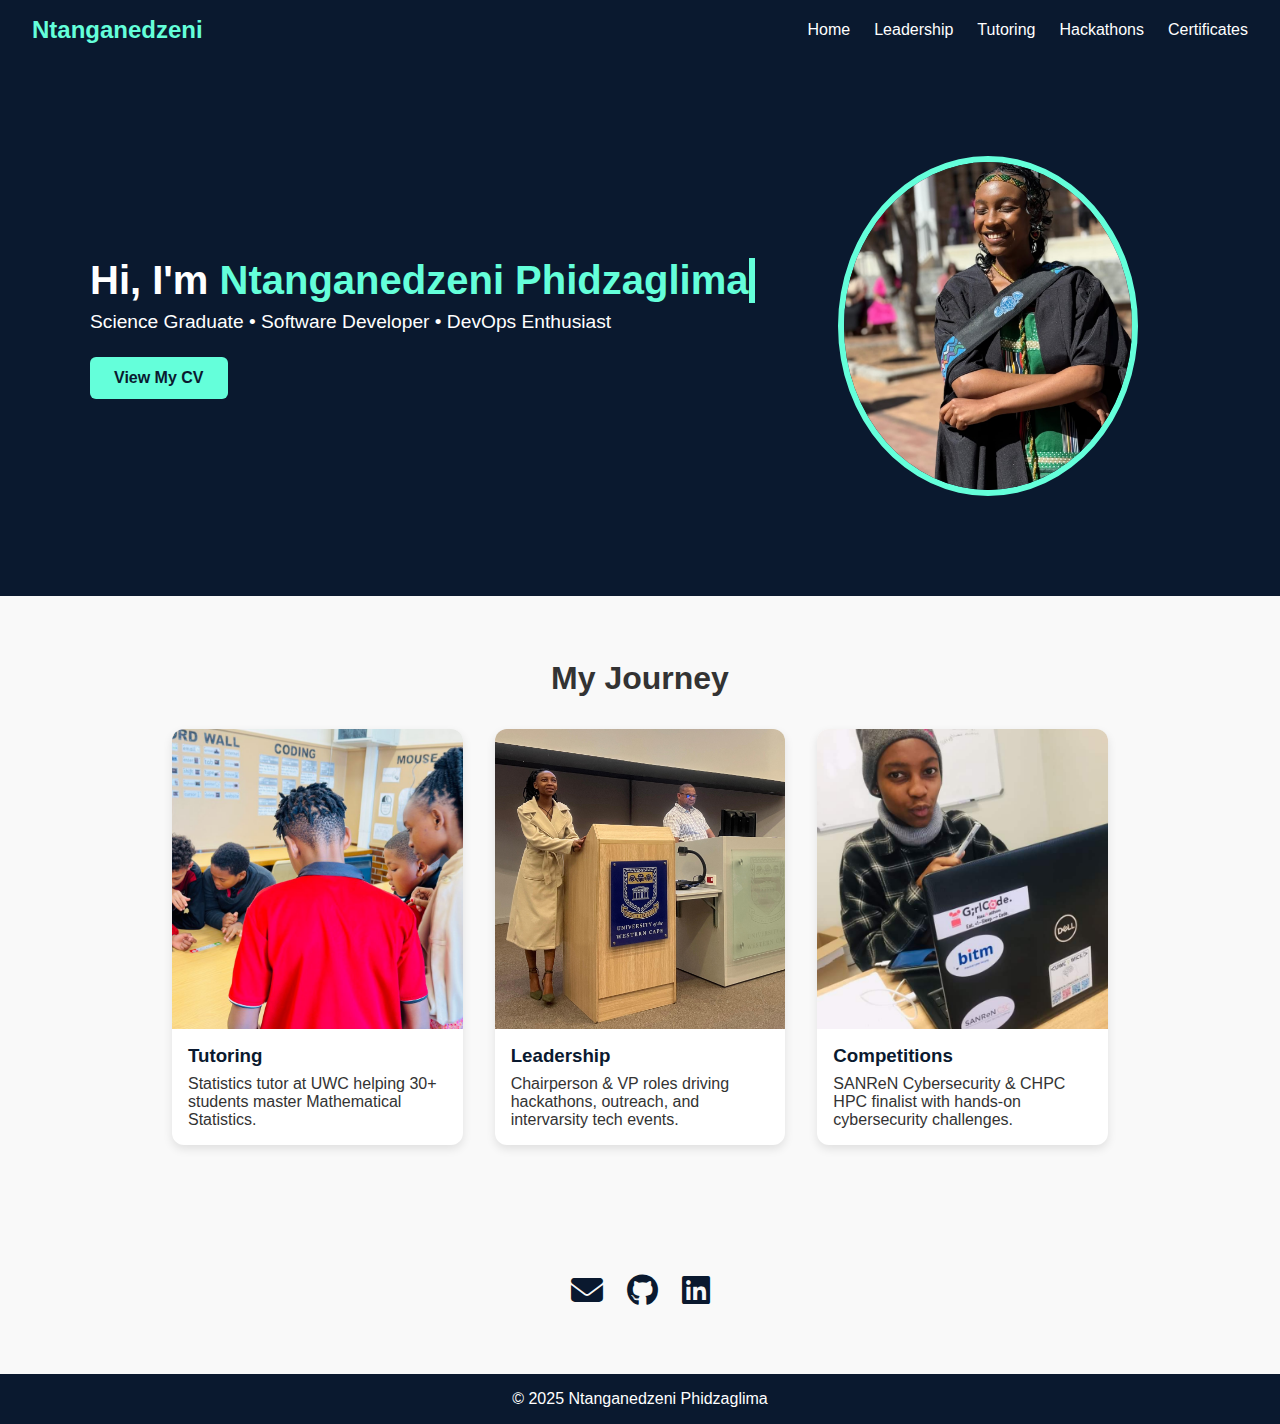
<file: index.html>
<!DOCTYPE html>
<html lang="en">
<head>
  <meta charset="UTF-8">
  <meta name="viewport" content="width=device-width, initial-scale=1.0">
  <title>Ntanganedzeni Phidzaglima | Portfolio</title>
  <link rel="stylesheet" href="style.css">
  <link rel="stylesheet" href="https://cdnjs.cloudflare.com/ajax/libs/font-awesome/6.5.0/css/all.min.css">

</head>
<body>
  <!-- ===== NAVBAR ===== -->
  <header>
    <nav class="navbar">
      <div class="logo">Ntanganedzeni</div>
      <ul class="nav-links">
        <li><a href="index.html">Home</a></li>
        <li><a href="leadership.html">Leadership</a></li>
        <li><a href="tutoring.html">Tutoring</a></li>
        <li><a href="competitions.html">Hackathons</a></li>
        <li><a href="certificate.html">Certificates</a></li>
      </ul>
    </nav>
  </header>

  <!-- ===== HOME ===== -->
<section id="home" class="hero">
  <div class="hero-container">
    <!-- LEFT: Text -->
    <div class="hero-text">
      <h1 class="typewriter">
        Hi, I'm <span class="accent">Ntanganedzeni Phidzaglima</span>
      </h1>
      <p class="subtitle">
        Science Graduate • Software Developer • DevOps Enthusiast
      </p>
      <a href="cv.html" class="btn-primary">View My CV</a>
    </div>
    <!-- RIGHT: Profile Photo -->
    <div class="hero-image">
      <img src="./Images/2.jpg" alt="Profile Picture" class="profile-pic">
    </div>
  </div>
</section>

<!-- ===== HIGHLIGHTS CARDS ===== -->
<section id="highlights" class="section highlights">
  <h2>My Journey</h2>
  <div class="card-row">
    <!-- Tutoring Card -->
    <a href="tutoring.html" class="highlight-card">
      <img src="./Images/tutoring.jpg" alt="Tutoring">
      <div class="card-content">
        <h3>Tutoring</h3>
        <p>Statistics tutor at UWC helping 30+ students master Mathematical Statistics.</p>
      </div>
    </a>

    <!-- Leadership Card -->
    <a href="leadership.html" class="highlight-card">
      <img src="./Images/uwc.jpg" alt="Leadership">
      <div class="card-content">
        <h3>Leadership</h3>
        <p>Chairperson & VP roles driving hackathons, outreach, and intervarsity tech events.</p>
      </div>
    </a>

    <!-- Competitions Card -->
    <a href="competitions.html" class="highlight-card">
      <img src="./Images/FB_IMG_1706382343543.jpg" alt="Competitions">
      <div class="card-content">
        <h3>Competitions</h3>
        <p>SANReN Cybersecurity & CHPC HPC finalist with hands-on cybersecurity challenges.</p>
      </div>
    </a>
  </div>
</section>

  <!-- ===== CONTACT ===== -->
  <section id="contact" class="section contact">
  <div class="contact-icons">
    <a href="mailto:phidzaglimantanganedzeni@gmail.com" target="_blank"><i class="fas fa-envelope"></i></a>
    <a href="https://github.com/Ntanganedzeni02" target="_blank"><i class="fab fa-github"></i></a>
    <a href="https://www.linkedin.com/in/ntanganedzeni-phidzaglima-216a36245/" target="_blank"><i class="fab fa-linkedin"></i></a>
  </div>
</section>


  <footer>
    <p>&copy; 2025 Ntanganedzeni Phidzaglima</p>
  </footer>

  <script src="script.js"></script>
</body>
</html>
</file>
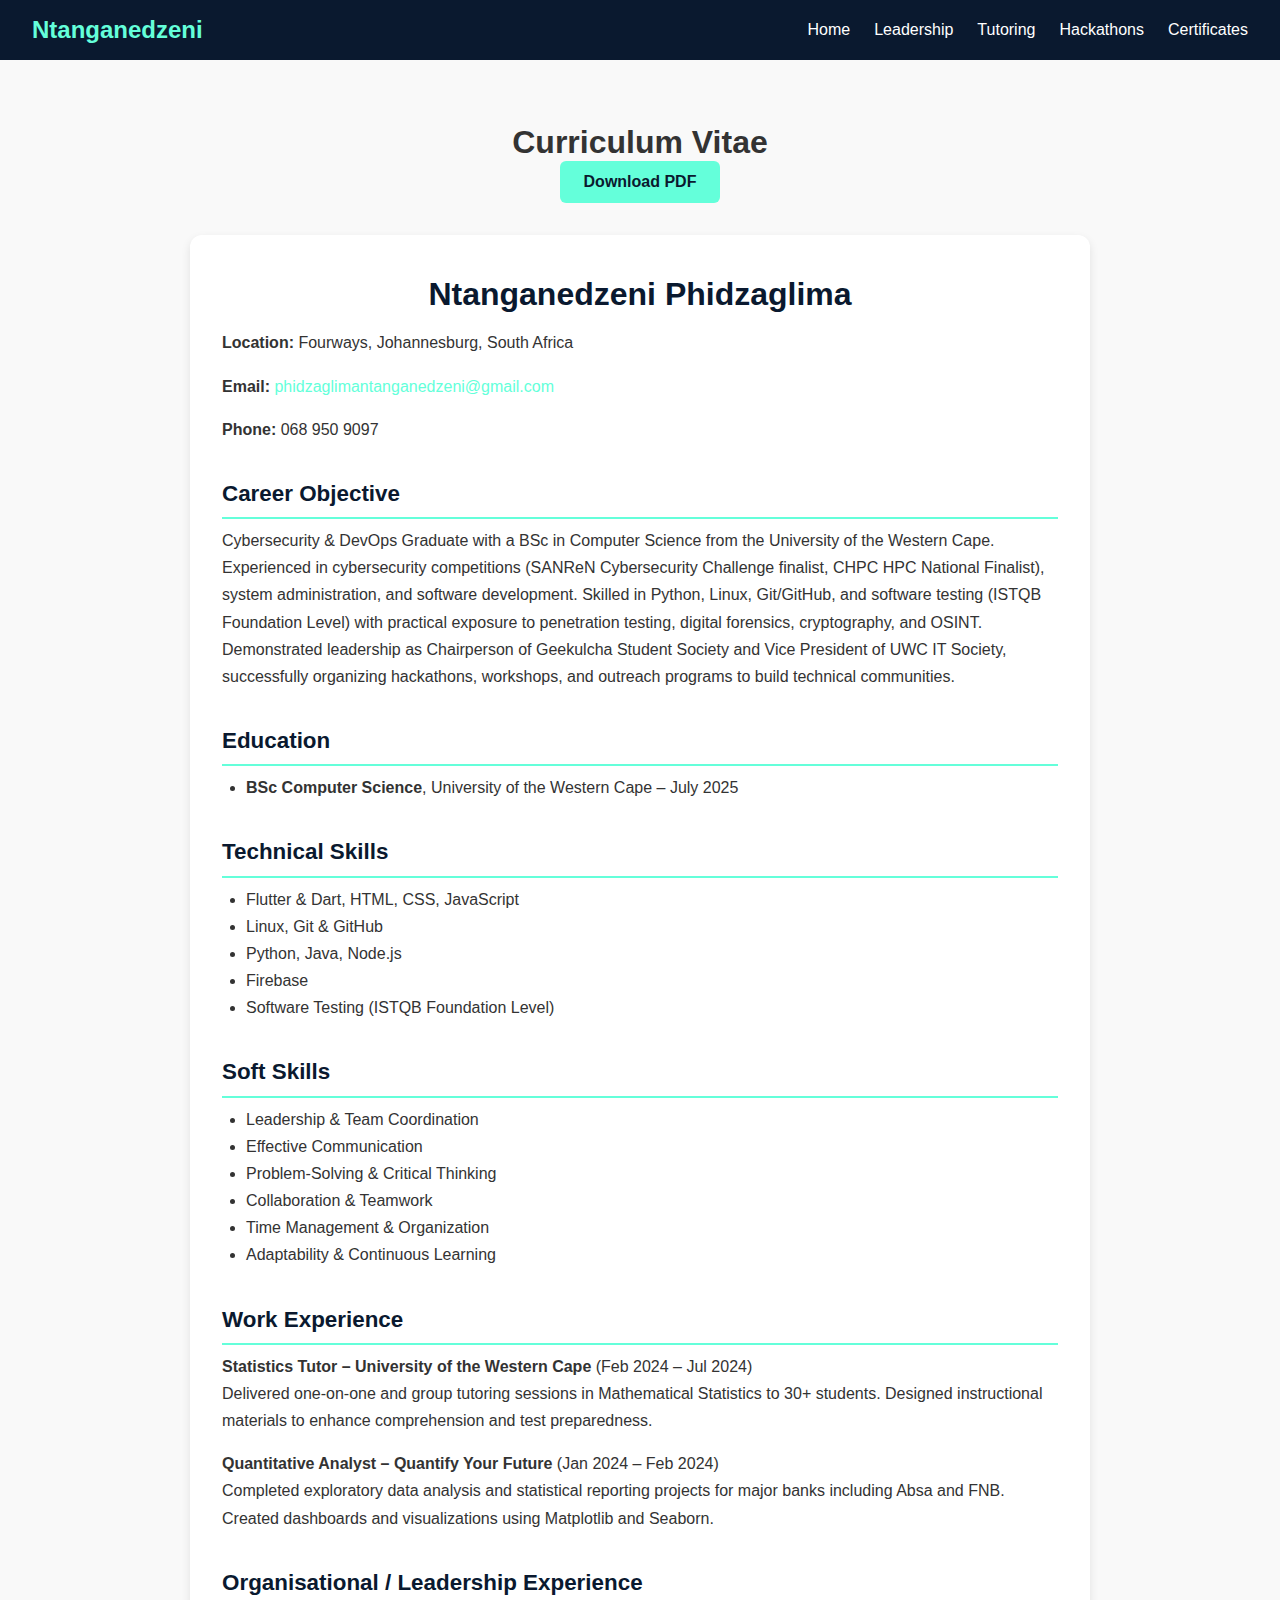
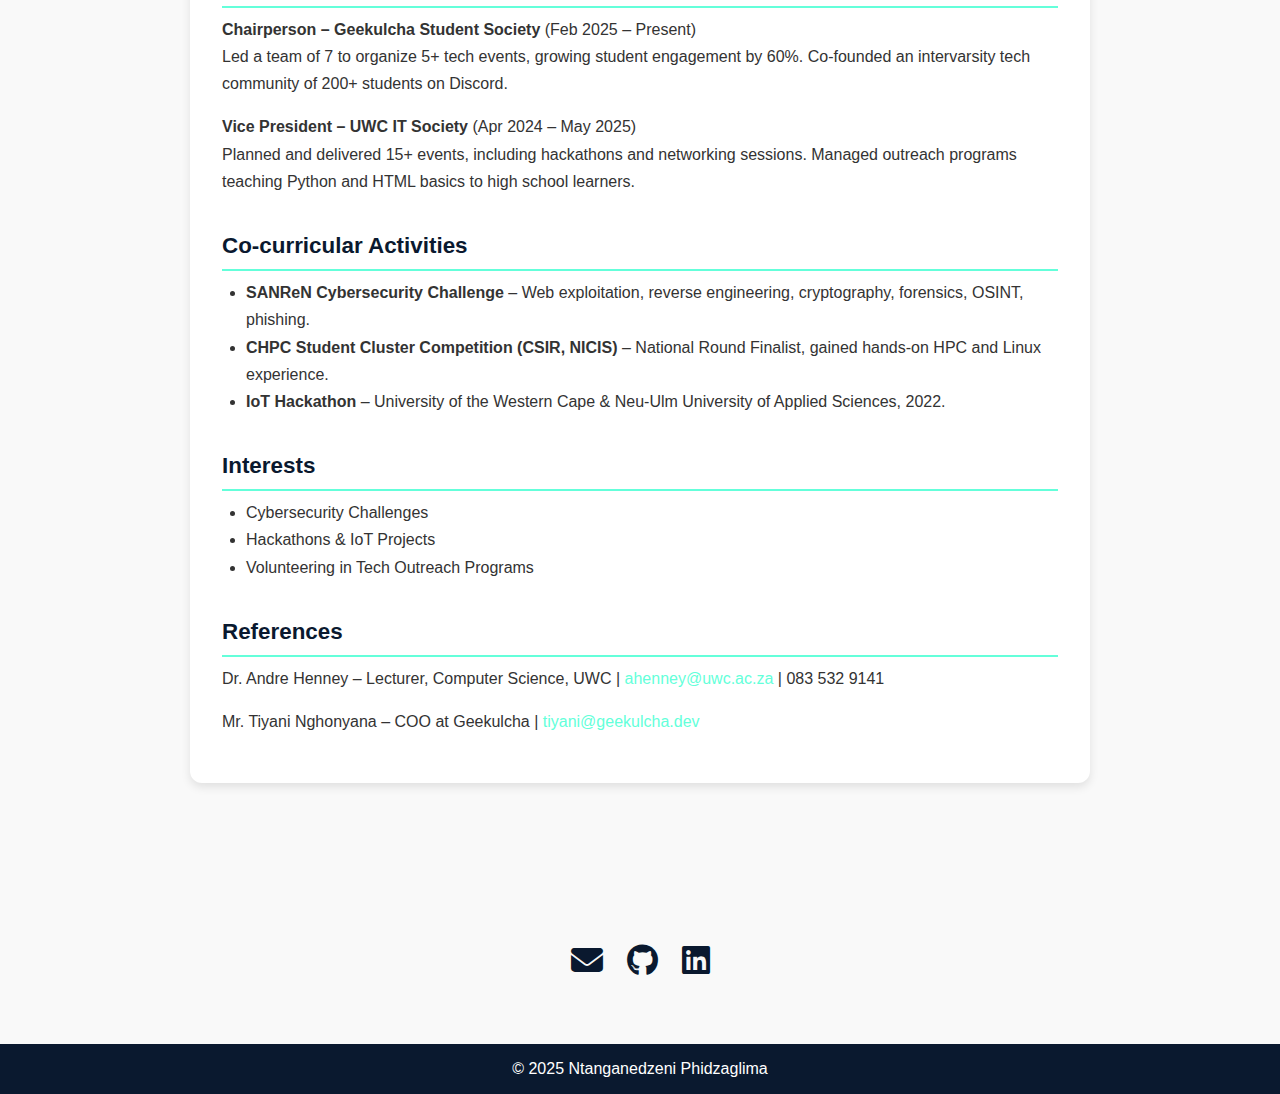
<file: cv.html>
<!DOCTYPE html>
<html lang="en">
<head>
  <meta charset="UTF-8">
  <meta name="viewport" content="width=device-width, initial-scale=1.0">
  <title>Ntanganedzeni Phidzaglima | CV</title>
  <link rel="stylesheet" href="style.css">
  <link rel="stylesheet" href="https://cdnjs.cloudflare.com/ajax/libs/font-awesome/6.5.0/css/all.min.css">

</head>
<body>
  <header>
    <nav class="navbar">
      <div class="logo"><a href="index.html" style="color:#64ffda;text-decoration:none;">Ntanganedzeni</a></div>
      <ul class="nav-links">
        <li><a href="index.html">Home</a></li>
        <li><a href="leadership.html">Leadership</a></li>
        <li><a href="tutoring.html">Tutoring</a></li>
        <li><a href="competitions.html">Hackathons</a></li>
        <li><a href="certificate.html">Certificates</a></li>
      </ul>
    </nav>
  </header>

  <main class="section">
    <h1 style="text-align:center;">Curriculum Vitae</h1>
    <p style="text-align:center;">
      <a class="btn-primary" href="NTANGANEDZENI-PHIDZAGLIMA-Cybersec.pdf" target="_blank" download>
        Download PDF
      </a>
    </p>

    <!-- ===== CV CONTENT ===== -->
    <div class="cv-content">
      <h2>Ntanganedzeni Phidzaglima</h2>
      <p><strong>Location:</strong> Fourways, Johannesburg, South Africa</p>
      <p><strong>Email:</strong> <a href="mailto:phidzaglimantanganedzeni@gmail.com">phidzaglimantanganedzeni@gmail.com</a></p>
      <p><strong>Phone:</strong> 068 950 9097</p>

      <h3>Career Objective</h3>
      <p>
        Cybersecurity & DevOps Graduate with a BSc in Computer Science from the University of the Western Cape.
        Experienced in cybersecurity competitions (SANReN Cybersecurity Challenge finalist, CHPC HPC National Finalist),
        system administration, and software development. Skilled in Python, Linux, Git/GitHub, and software testing
        (ISTQB Foundation Level) with practical exposure to penetration testing, digital forensics, cryptography, and OSINT.
        Demonstrated leadership as Chairperson of Geekulcha Student Society and Vice President of UWC IT Society,
        successfully organizing hackathons, workshops, and outreach programs to build technical communities.
      </p>

      <h3>Education</h3>
      <ul>
        <li><strong>BSc Computer Science</strong>, University of the Western Cape – July 2025</li>
      </ul>

      <h3>Technical Skills</h3>
      <ul>
        <li>Flutter & Dart, HTML, CSS, JavaScript</li>
        <li>Linux, Git & GitHub</li>
        <li>Python, Java, Node.js</li>
        <li>Firebase</li>
        <li>Software Testing (ISTQB Foundation Level)</li>
      </ul>

      <h3>Soft Skills</h3>
      <ul>
        <li>Leadership & Team Coordination</li>
        <li>Effective Communication</li>
        <li>Problem-Solving & Critical Thinking</li>
        <li>Collaboration & Teamwork</li>
        <li>Time Management & Organization</li>
        <li>Adaptability & Continuous Learning</li>
      </ul>

      <h3>Work Experience</h3>
      <p><strong>Statistics Tutor – University of the Western Cape</strong> (Feb 2024 – Jul 2024)<br>
         Delivered one-on-one and group tutoring sessions in Mathematical Statistics to 30+ students.
         Designed instructional materials to enhance comprehension and test preparedness.
      </p>
      <p><strong>Quantitative Analyst – Quantify Your Future</strong> (Jan 2024 – Feb 2024)<br>
         Completed exploratory data analysis and statistical reporting projects for major banks including Absa and FNB.
         Created dashboards and visualizations using Matplotlib and Seaborn.
      </p>

      <h3>Organisational / Leadership Experience</h3>
      <p><strong>Chairperson – Geekulcha Student Society</strong> (Feb 2025 – Present)<br>
         Led a team of 7 to organize 5+ tech events, growing student engagement by 60%.
         Co-founded an intervarsity tech community of 200+ students on Discord.
      </p>
      <p><strong>Vice President – UWC IT Society</strong> (Apr 2024 – May 2025)<br>
         Planned and delivered 15+ events, including hackathons and networking sessions.
         Managed outreach programs teaching Python and HTML basics to high school learners.
      </p>

      <h3>Co-curricular Activities</h3>
      <ul>
        <li><strong>SANReN Cybersecurity Challenge</strong> – Web exploitation, reverse engineering, cryptography, forensics, OSINT, phishing.</li>
        <li><strong>CHPC Student Cluster Competition (CSIR, NICIS)</strong> – National Round Finalist, gained hands-on HPC and Linux experience.</li>
        <li><strong>IoT Hackathon</strong> – University of the Western Cape & Neu-Ulm University of Applied Sciences, 2022.</li>
      </ul>

      <h3>Interests</h3>
      <ul>
        <li>Cybersecurity Challenges</li>
        <li>Hackathons & IoT Projects</li>
        <li>Volunteering in Tech Outreach Programs</li>
      </ul>

      <h3>References</h3>
      <p>Dr. Andre Henney – Lecturer, Computer Science, UWC | <a href="mailto:ahenney@uwc.ac.za">ahenney@uwc.ac.za</a> | 083 532 9141</p>
      <p>Mr. Tiyani Nghonyana – COO at Geekulcha | <a href="mailto:tiyani@geekulcha.dev">tiyani@geekulcha.dev</a></p>
    </div>
  </main>

<section id="contact" class="section contact">
  <div class="contact-icons">
    <a href="mailto:phidzaglimantanganedzeni@gmail.com" target="_blank"><i class="fas fa-envelope"></i></a>
    <a href="https://github.com/Ntanganedzeni02" target="_blank"><i class="fab fa-github"></i></a>
    <a href="https://www.linkedin.com/in/ntanganedzeni-phidzaglima-216a36245/" target="_blank"><i class="fab fa-linkedin"></i></a>
  </div>
</section>

  <footer>
    <p>&copy; 2025 Ntanganedzeni Phidzaglima</p>
  </footer>
</body>
</html>
</file>
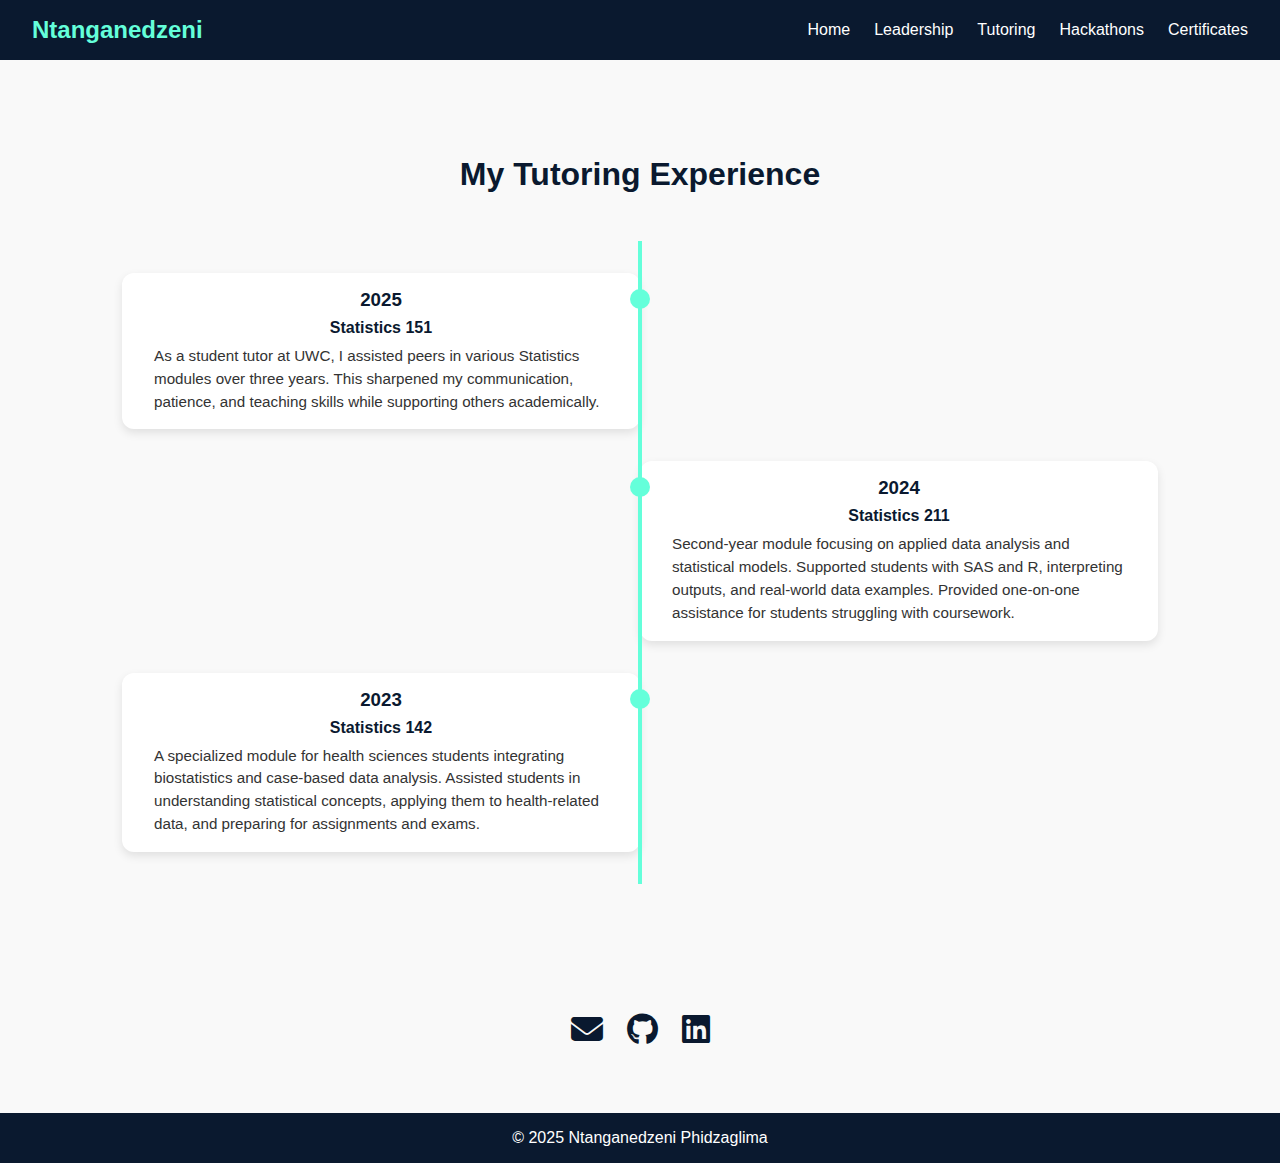
<file: tutoring.html>
<!DOCTYPE html>
<html lang="en">
<head>
  <meta charset="UTF-8">
  <meta name="viewport" content="width=device-width, initial-scale=1.0">
  <title>Tutoring | Ntanganedzeni Phidzaglima</title>
  <link rel="stylesheet" href="style.css">
  <link rel="stylesheet" href="https://cdnjs.cloudflare.com/ajax/libs/font-awesome/6.5.0/css/all.min.css">

  <style>
    main {
      max-width: 1100px;
      margin: 6rem auto 4rem;
      padding: 0 2rem;
    }

    h1 {
      text-align: center;
      color: var(--primary);
      margin-bottom: 3rem;
    }

    /* Timeline container */
    .timeline {
      position: relative;
      padding: 2rem 0;
      display: flex;
      flex-direction: column;
      gap: 2rem;
    }

    .timeline::after {
      content: '';
      position: absolute;
      width: 4px;
      background-color: var(--accent);
      top: 0;
      bottom: 0;
      left: 50%;
      transform: translateX(-50%);
    }

    .timeline-item {
      position: relative;
      width: 50%;
      padding: 1rem 2rem;
      background: white;
      border-radius: 12px;
      box-shadow: 0 4px 10px rgba(0,0,0,0.1);
      transition: transform 0.3s ease, box-shadow 0.3s ease, opacity 0.8s ease;
      opacity: 0;
      transform: translateY(30px);
    }

    .timeline-item.left { left: 0; }
    .timeline-item.right { left: 50%; }

    .timeline-item::before {
      content: '';
      position: absolute;
      width: 20px;
      height: 20px;
      background: var(--accent);
      border-radius: 50%;
      top: 1rem;
      right: -10px;
    }

    .timeline-item.right::before {
      left: -10px;
      right: auto;
    }

    .timeline-item.visible {
      opacity: 1;
      transform: translateY(0);
    }

    .timeline-item h3 {
      color: var(--primary);
      margin-bottom: 0.5rem;
      font-weight: bold;
      text-align: center;
    }

    .timeline-item h4 {
      color: var(--primary);
      margin-bottom: 0.5rem;
      text-align: center;
    }

    .timeline-item p {
      color: var(--text);
      font-size: 0.95rem;
      line-height: 1.5;
      text-align: left;
    }

    /* Responsive */
    @media (max-width: 768px) {
      .timeline-item,
      .timeline-item.right,
      .timeline-item.left {
        width: 100%;
        left: 0 !important;
      }
      .timeline-item::before {
        left: calc(50% - 10px);
        right: auto;
      }
      .timeline::after {
        left: 50%;
      }
    }
  </style>
</head>
<body>
  <header>
    <nav class="navbar">
      <div class="logo">Ntanganedzeni</div>
      <ul class="nav-links">
        <li><a href="index.html">Home</a></li>
        <li><a href="leadership.html">Leadership</a></li>
        <li><a href="tutoring.html">Tutoring</a></li>
        <li><a href="competitions.html">Hackathons</a></li>
        <li><a href="certificate.html">Certificates</a></li>
      </ul>
    </nav>
  </header>

  <main>
    <h1>My Tutoring Experience</h1>

    <div class="timeline">
      <div class="timeline-item left">
        <div class="content">
          <h3>2025</h3>
          <h4>Statistics 151</h4>
          <p>As a student tutor at UWC, I assisted peers in various Statistics modules over three years. This sharpened my communication, patience, and teaching skills while supporting others academically.</p>
        </div>
      </div>

      <div class="timeline-item right">
        <div class="content">
          <h3>2024</h3>
          <h4>Statistics 211</h4>
          <p>Second-year module focusing on applied data analysis and statistical models. Supported students with SAS and R, interpreting outputs, and real-world data examples. Provided one-on-one assistance for students struggling with coursework.</p>
        </div>
      </div>

      <div class="timeline-item left">
        <div class="content">
          <h3>2023</h3>
          <h4>Statistics 142</h4>
          <p>A specialized module for health sciences students integrating biostatistics and case-based data analysis. Assisted students in understanding statistical concepts, applying them to health-related data, and preparing for assignments and exams.</p>
        </div>
      </div>
    </div>
  </main>

<section id="contact" class="section contact">
  <div class="contact-icons">
    <a href="mailto:phidzaglimantanganedzeni@gmail.com" target="_blank"><i class="fas fa-envelope"></i></a>
    <a href="https://github.com/Ntanganedzeni02" target="_blank"><i class="fab fa-github"></i></a>
    <a href="https://www.linkedin.com/in/ntanganedzeni-phidzaglima-216a36245/" target="_blank"><i class="fab fa-linkedin"></i></a>
  </div>
</section>

  <footer>
    <p>&copy; 2025 Ntanganedzeni Phidzaglima</p>
  </footer>

  <script>
    // Fade-in timeline items on scroll
    const timelineItems = document.querySelectorAll('.timeline-item');
    const observerOptions = { threshold: 0.2 };
    const observer = new IntersectionObserver((entries, obs) => {
      entries.forEach(entry => {
        if (entry.isIntersecting) {
          entry.target.classList.add('visible');
          obs.unobserve(entry.target);
        }
      });
    }, observerOptions);

    timelineItems.forEach(item => observer.observe(item));
  </script>
</body>
</html>
</file>
<file: style.css>
:root {
  --primary: #0a192f;
  --accent: #64ffda;
  --bg: #f9f9f9;
  --text: #333;
}
* {
  margin: 0;
  padding: 0;
  box-sizing: border-box;
}

body {
  font-family: "Segoe UI", sans-serif;
  background: var(--bg);
  color: var(--text);
  scroll-behavior: smooth;
}

/* Navbar */
header {
  background: var(--primary);
  position: sticky;
  top: 0;
  z-index: 100;
}
.navbar {
  list-style: none;
  display: flex;
  justify-content: space-between;
  align-items: center;
  flex-wrap: wrap;
  padding: 1rem 2rem;
}
.logo {
  color: var(--accent);
  font-size: 1.5rem;
  font-weight: bold;
}

.nav-links {
  list-style: none;
  display: flex;
  gap: 1.5rem;
  flex-wrap: wrap; /* allow wrapping on small screens */
}

.nav-links a {
  color: #fff;
  text-decoration: none;
  transition: color 0.3s;
}
.nav-links a:hover {
  color: var(--accent);
}

/* ===== HERO SECTION ===== */
.hero {
  background: var(--primary);
  color: white;
  padding: 6rem 2rem;
}

.hero-container {
  max-width: 1100px;
  margin: auto;
  display: flex;
  justify-content: space-between;
  align-items: center;
  flex-wrap: wrap; /* mobile friendly */
  gap: 2rem;
}

.hero-text {
  flex: 1 1 450px;
}

.hero-text h1 {
  font-size: 2.5rem;
  margin-bottom: 0.5rem;
}

.hero-text .accent {
  color: var(--accent);
}

.subtitle {
  font-size: 1.2rem;
  margin-bottom: 1.5rem;
}

.btn-primary {
  display: inline-block;
  background: var(--accent);
  color: var(--primary);
  padding: 0.75rem 1.5rem;
  border-radius: 6px;
  text-decoration: none;
  font-weight: bold;
}

/* Profile Image on the Right */
.hero-image {
  flex: 1 1 300px;
  text-align: center;
}

.profile-pic {
  width: 300px;
  height: 340px;
  border-radius: 50%;
  border: 6px solid var(--accent);
  object-fit: cover;
}

/* Responsive: Stack on small screens */

@media (max-width: 768px) {
  .nav-links {
    list-style: none;
    flex-direction: column;
    width: 100%;
    text-align: center;
  }

  .nav-links li {
    margin: 0.5rem 0;
  }

  .hero-container {
    flex-direction: column;
    text-align: center;
  }

  .hero-image {
    margin-bottom: 2rem;
  }
}

/*@media (max-width: 768px) {
  .hero-container {
    flex-direction: column-reverse; 
    text-align: center;
  }
}*/

/* ===== HIGHLIGHTS SECTION ===== */
.highlights h2 {
  text-align: center;
  margin-bottom: 2rem;
  font-size: 2rem;
}

.card-row {
  display: grid;
  grid-template-columns: repeat(auto-fit, minmax(290px, 1fr));
  gap: 2rem;
  max-width: 1100px;
  margin: 0;
}

.highlight-card {
  background: white;
  border-radius: 12px;
  overflow: hidden;
  text-decoration: none;
  color: var(--text);
  box-shadow: 0 4px 10px rgba(0, 0, 0, 0.1);
  transition: transform 0.3s ease, box-shadow 0.3s ease;
  cursor: pointer;
  display: flex;
  flex-direction: column;
}

.highlight-card img {
  width: 100%;
  height: 300px;
  object-fit: cover;
}

.card-content {
  padding: 1rem;
}

.highlight-card h3 {
  margin-bottom: 0.5rem;
  color: var(--primary);
}

.highlight-card:hover {
  transform: translateY(-8px) scale(1.03);
  box-shadow: 0 8px 20px rgba(0, 0, 0, 0.2);
}

/* animation */
.highlight-card:active {
  transform: translateY(-4px) scale(0.98);
}

/* Sections */
.section {
  max-width: 1000px;
  margin: auto;
  padding: 4rem 2rem;
}
.section h2 {
  text-align: center;
  font-size: 2rem;
  margin-bottom: 2rem;
}
.gallery {
  display: grid;
  grid-template-columns: repeat(auto-fit, minmax(260px, 1fr));
  gap: 1.5rem;
  justify-items: center;
}
.gallery img {
  width: 100%;
  border-radius: 8px;
  box-shadow: 0 4px 8px rgba(0, 0, 0, 0.15);
  opacity: 0;
  transform: translateY(30px);
  transition: all 0.8s ease;
}
.gallery img.visible {
  opacity: 1;
  transform: translateY(0);
}

.contact-icons {
  display: flex;
  gap: 1.5rem;
  justify-content: center;
  font-size: 2rem;
}

.contact-icons a {
  color: var(--primary);
  transition: color 0.3s;
}

.contact-icons a:hover {
  color: var(--accent);
}

/* Footer */
footer {
  background: var(--primary);
  color: white;
  text-align: center;
  padding: 1rem;
}

/* Typewriter effect */
.typewriter {
  overflow: hidden;
  border-right: 0.15em solid var(--accent);
  white-space: nowrap;
  margin: 0 auto;
  animation: typing 3s steps(40, end), blink 0.75s step-end infinite;
}
@keyframes typing {
  from {
    width: 0;
  }
  to {
    width: 100%;
  }
}
@keyframes blink {
  50% {
    border-color: transparent;
  }
}

/* ===== CV PAGE STYLES ===== */
.cv-content {
  max-width: 900px;
  margin: 2rem auto;
  background: #fff;
  padding: 2rem;
  border-radius: 12px;
  box-shadow: 0 4px 10px rgba(0, 0, 0, 0.1);
  line-height: 1.7;
}

.cv-content h2 {
  font-size: 2rem;
  margin-bottom: 0.5rem;
  color: var(--primary);
  text-align: center;
}

.cv-content h3 {
  margin-top: 2rem;
  margin-bottom: 0.5rem;
  font-size: 1.4rem;
  color: var(--primary);
  border-bottom: 2px solid var(--accent);
  padding-bottom: 0.25rem;
}

.cv-content p,
.cv-content ul {
  margin-bottom: 1rem;
  color: var(--text);
}

.cv-content ul {
  list-style: disc;
  padding-left: 1.5rem;
}

.cv-content a {
  color: var(--accent);
  text-decoration: none;
}

.cv-content a:hover {
  text-decoration: underline;
}

/* Center the top title */
.cv-content > h2:first-child {
  margin-top: 0;
}

/* Button styling (reuse portfolio button) */
.btn-primary {
  display: inline-block;
  padding: 0.75rem 1.5rem;
  background: var(--accent);
  color: var(--primary);
  border-radius: 6px;
  font-weight: bold;
  text-decoration: none;
  transition: background 0.3s ease;
}

.btn-primary:hover {
  background: #52e0c6; /* slightly darker hover effect */
}
</file>
